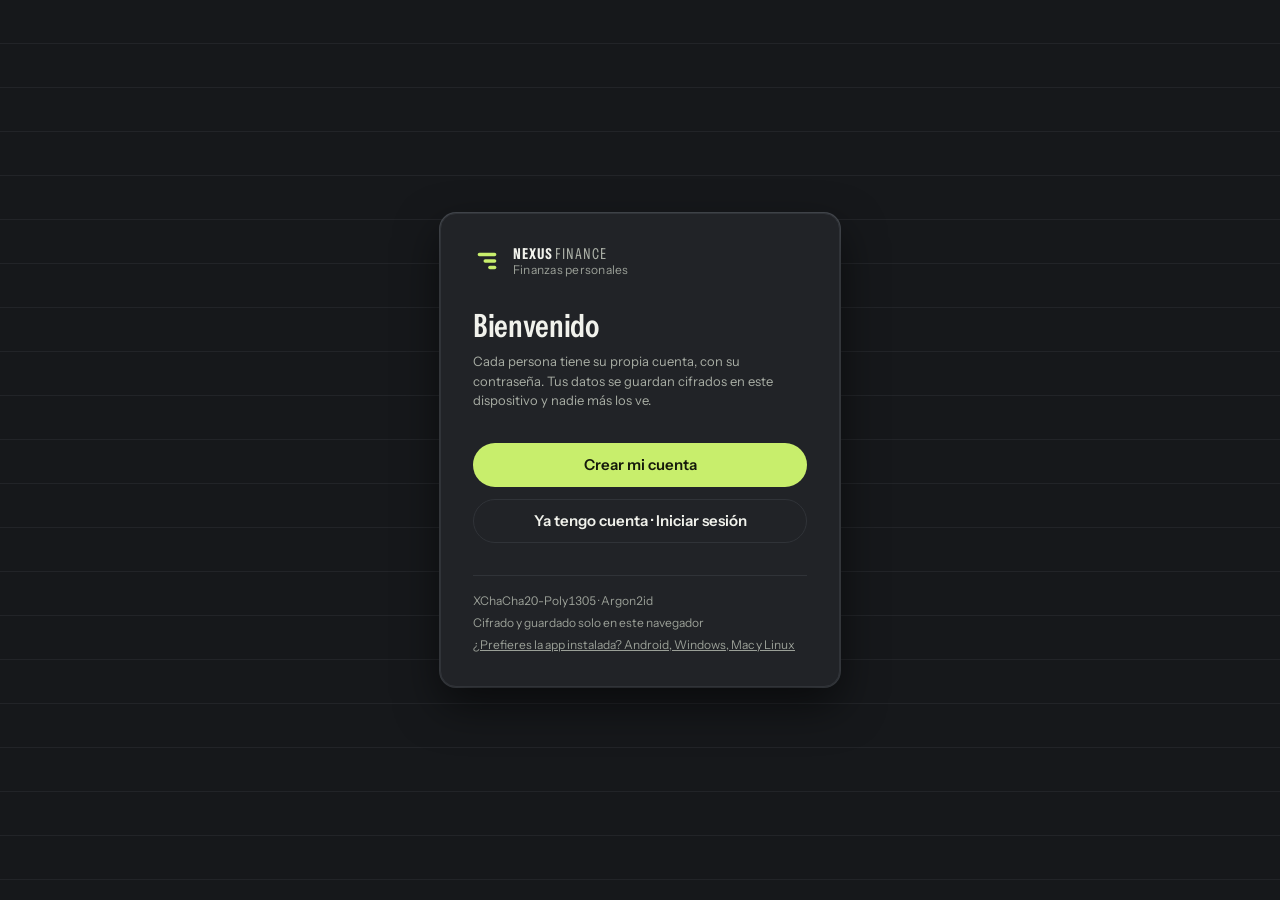
<file: index.html>
<!doctype html>
<html lang="es-ES">
  <head>
    <meta http-equiv="Content-Security-Policy" content="default-src &#39;self&#39;; script-src &#39;self&#39; &#39;wasm-unsafe-eval&#39;; style-src &#39;self&#39; &#39;unsafe-inline&#39;; img-src &#39;self&#39; data: blob:; font-src &#39;self&#39; data:; connect-src &#39;self&#39;; worker-src &#39;self&#39;; manifest-src &#39;self&#39;; base-uri &#39;none&#39;; form-action &#39;none&#39;; object-src &#39;none&#39;">

    <meta charset="UTF-8" />
    <meta name="viewport" content="width=device-width, initial-scale=1.0" />
    <meta name="color-scheme" content="dark light" />
    <title>NEXUS FINANCE</title>
    <script type="module" crossorigin src="./assets/index-CWbuQdJU.js"></script>
    <link rel="stylesheet" crossorigin href="./assets/index-CdrKjak3.css">
    <meta name="theme-color" content="#0c3a2e">
    <meta name="description" content="Finanzas personales privadas: tus datos cifrados solo en tu dispositivo.">
    <meta name="apple-mobile-web-app-capable" content="yes">
    <meta name="apple-mobile-web-app-title" content="NEXUS">
    <meta name="referrer" content="no-referrer">
    <link rel="manifest" href="./manifest.webmanifest">
    <link rel="icon" href="./icons/favicon-32.png" type="image/png">
    <link rel="apple-touch-icon" href="./icons/apple-touch-icon.png">
  </head>
  <body>
    <div id="root"></div>
  </body>
</html>
</file>
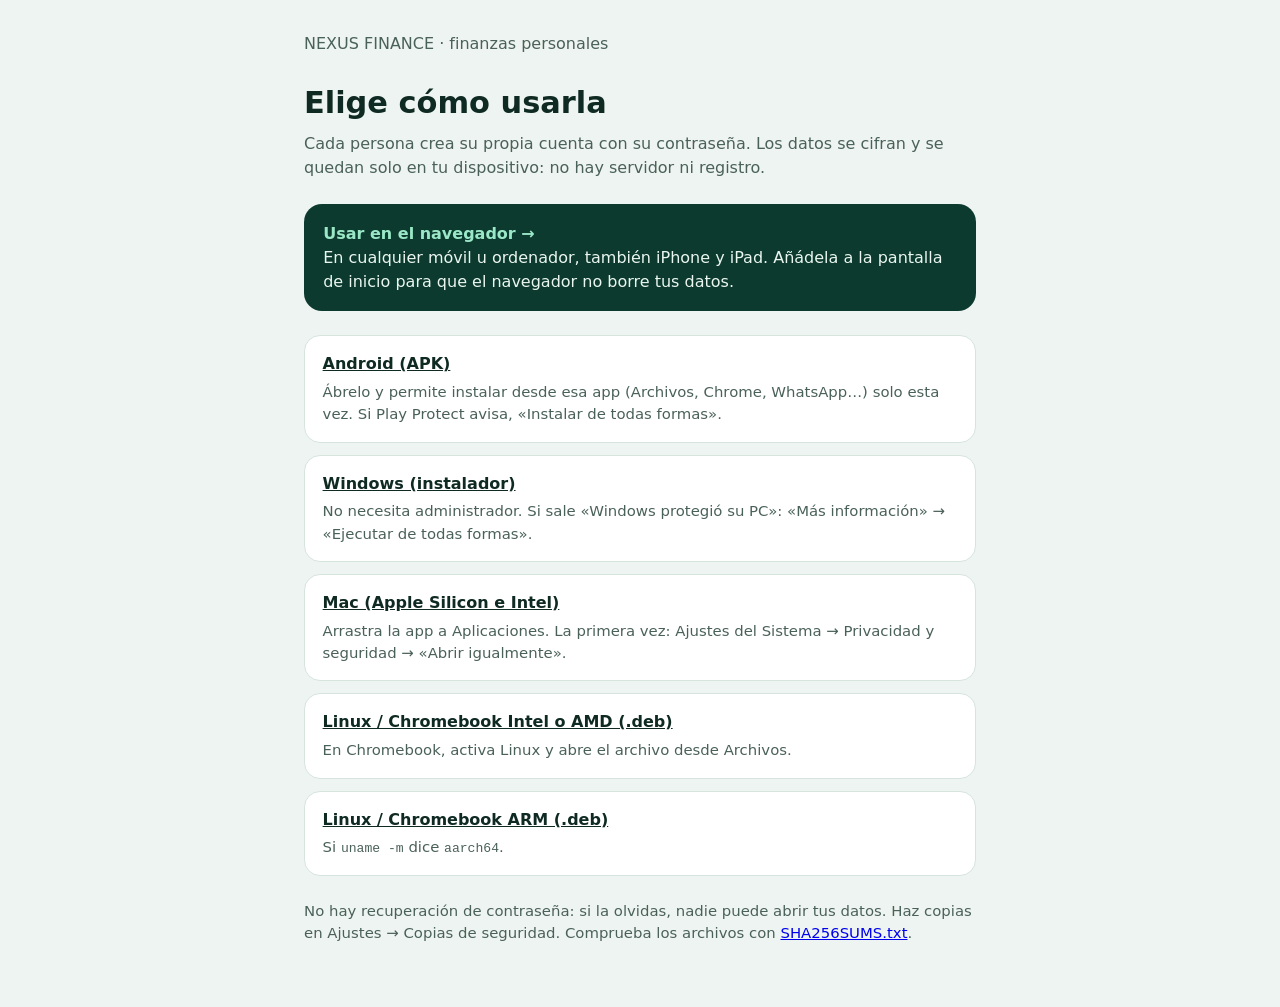
<file: descargas/index.html>
<!doctype html>
<html lang="es-ES">
  <head>
    <meta charset="UTF-8" />
    <meta http-equiv="Content-Security-Policy" content="default-src 'none'; style-src 'unsafe-inline'; img-src 'self'; base-uri 'none'; form-action 'none'" />
    <meta name="viewport" content="width=device-width, initial-scale=1.0" />
    <meta name="referrer" content="no-referrer" />
    <title>Descargar NEXUS FINANCE</title>
    <style>
      :root { --bg:#eef4f1; --card:#fff; --text:#0f2a22; --muted:#4a6159; --deep:#0c3a2e; --mint:#9be8c8; --border:#d6e4dd; }
      @media (prefers-color-scheme: dark) { :root { --bg:#08130f; --card:#0f1f19; --text:#e6f2ec; --muted:#9db5ab; --border:#1f362d; } }
      * { box-sizing: border-box; }
      body { margin:0; background:var(--bg); color:var(--text); font:16px/1.5 system-ui,-apple-system,"Segoe UI",Roboto,sans-serif; }
      main { max-width:44rem; margin:0 auto; padding:2rem 1rem 3rem; }
      h1 { font-size:1.9rem; margin:.2rem 0 .4rem; }
      .lead { color:var(--muted); margin:0 0 1.5rem; }
      .web { display:block; background:var(--deep); color:#eaf6f0; border-radius:18px; padding:1.1rem 1.2rem; text-decoration:none; margin-bottom:1.5rem; }
      .web strong { color:var(--mint); }
      ul { list-style:none; padding:0; margin:0; display:grid; gap:.75rem; }
      li { background:var(--card); border:1px solid var(--border); border-radius:16px; padding:1rem 1.1rem; }
      li a { font-weight:600; color:inherit; }
      li p { margin:.3rem 0 0; color:var(--muted); font-size:.93rem; }
      .note { margin-top:1.5rem; color:var(--muted); font-size:.93rem; }
      code { font-size:.88em; }
    </style>
  </head>
  <body>
    <main>
      <p class="lead">NEXUS FINANCE · finanzas personales</p>
      <h1>Elige cómo usarla</h1>
      <p class="lead">Cada persona crea su propia cuenta con su contraseña. Los datos se cifran y se quedan solo en tu dispositivo: no hay servidor ni registro.</p>

      <a class="web" href="../"><strong>Usar en el navegador →</strong><br />En cualquier móvil u ordenador, también iPhone y iPad. Añádela a la pantalla de inicio para que el navegador no borre tus datos.</a>

      <ul>
        <li><a href="../archivos/NEXUS-FINANCE-Android.apk">Android (APK)</a>
          <p>Ábrelo y permite instalar desde esa app (Archivos, Chrome, WhatsApp…) solo esta vez. Si Play Protect avisa, «Instalar de todas formas».</p></li>
        <li><a href="../archivos/NEXUS-FINANCE-Windows.exe">Windows (instalador)</a>
          <p>No necesita administrador. Si sale «Windows protegió su PC»: «Más información» → «Ejecutar de todas formas».</p></li>
        <li><a href="../archivos/NEXUS-FINANCE-Mac.dmg">Mac (Apple Silicon e Intel)</a>
          <p>Arrastra la app a Aplicaciones. La primera vez: Ajustes del Sistema → Privacidad y seguridad → «Abrir igualmente».</p></li>
        <li><a href="../archivos/NEXUS-FINANCE-Linux-amd64.deb">Linux / Chromebook Intel o AMD (.deb)</a>
          <p>En Chromebook, activa Linux y abre el archivo desde Archivos.</p></li>
        <li><a href="../archivos/NEXUS-FINANCE-Linux-arm64.deb">Linux / Chromebook ARM (.deb)</a>
          <p>Si <code>uname -m</code> dice <code>aarch64</code>.</p></li>
      </ul>

      <p class="note">No hay recuperación de contraseña: si la olvidas, nadie puede abrir tus datos. Haz copias en Ajustes → Copias de seguridad. Comprueba los archivos con <a href="../archivos/SHA256SUMS.txt">SHA256SUMS.txt</a>.</p>
    </main>
  </body>
</html>
</file>
<file: assets/index-CdrKjak3.css>
@font-face{font-family:Instrument Sans Variable;font-style:normal;font-display:swap;font-weight:400 700;font-stretch:75% 100%;src:url(./instrument-sans-latin-ext-wdth-normal-C5E2Gvlv.woff2)format("woff2-variations");unicode-range:U+100-2BA,U+2BD-2C5,U+2C7-2CC,U+2CE-2D7,U+2DD-2FF,U+304,U+308,U+329,U+1D00-1DBF,U+1E00-1E9F,U+1EF2-1EFF,U+2020,U+20A0-20AB,U+20AD-20C0,U+2113,U+2C60-2C7F,U+A720-A7FF}@font-face{font-family:Instrument Sans Variable;font-style:normal;font-display:swap;font-weight:400 700;font-stretch:75% 100%;src:url(./instrument-sans-latin-wdth-normal-BVScPF0l.woff2)format("woff2-variations");unicode-range:U+??,U+131,U+152-153,U+2BB-2BC,U+2C6,U+2DA,U+2DC,U+304,U+308,U+329,U+2000-206F,U+20AC,U+2122,U+2191,U+2193,U+2212,U+2215,U+FEFF,U+FFFD}:root,:root[data-theme=light]{--lightningcss-light:initial;--lightningcss-dark: ;color-scheme:light;--bg:#eef4f1;--bg-glow:#dff1e8;--surface-1:#fff;--surface-2:#f4f8f6;--surface-3:#e4ede8;--border:#dbe6e0;--border-strong:#b9cac1;--text:#0b231c;--text-muted:#4a5e56;--text-faint:#5b6d65;--accent:#0b6a50;--accent-hover:#095a44;--accent-strong:#0d4a3a;--accent-strong-hover:#0a3b2e;--accent-soft:#2fbf8a29;--on-accent:#fff;--deep:#0c3a2e;--deep-2:#124a3a;--on-deep:#eaf6f0;--on-deep-muted:#a9cdbf;--on-deep-line:#eaf6f024;--mint:#9be8c8;--mint-strong:#5fd3a6;--on-mint:#0b231c;--hero-glow:#9be8c838;--hero-glow-2:#5fd3a624;--glass:#ffffff12;--glass-strong:#ffffff1f;--pill-track:#0b231c0d;--pill-hover:#0b231c0f;--pill-active:#fff;--pill-active-shadow:0 1px 2px #0b231c1f;--positive:#0b7450;--positive-soft:#0b74501a;--negative:#bf3a45;--negative-soft:#bf3a4517;--warning:#8a5406;--warning-soft:#8a54061a;--projection:#6d4fd6;--projection-soft:#6d4fd61a;--chart-income:#22a876;--chart-expense:#9e2f39;--chart-line:var(--accent);--chart-grid:var(--border);--overlay:#0b231c61;--shadow-card:0 1px 2px #0b231c0a, 0 8px 24px #0b231c0d;--shadow-lift:0 2px 4px #0b231c0d, 0 16px 36px #0b231c17;--shadow-pop:0 16px 40px #0b231c29, 0 0 0 1px var(--border)}:root[data-theme=dark]{--lightningcss-light: ;--lightningcss-dark:initial;color-scheme:dark;--bg:#16181b;--bg-glow:#2a2d22;--surface-1:#212327;--surface-2:#292b30;--surface-3:#32353a;--border:#303338;--border-strong:#464a50;--text:#f1f2ec;--text-muted:#a8ada4;--text-faint:#9a9f97;--accent:#c8ee6c;--accent-hover:#d6f48d;--accent-strong:#c8ee6c;--accent-strong-hover:#d6f48d;--accent-soft:#c8ee6c21;--on-accent:#15190b;--deep:#1e2024;--deep-2:#2a2d31;--on-deep:#f1f2ec;--on-deep-muted:#a8ada4;--on-deep-line:#ffffff14;--mint:#c8ee6c;--mint-strong:#b3dd52;--on-mint:#15190b;--hero-glow:#c8ee6c1a;--hero-glow-2:#f3a77f17;--glass:#ffffff0b;--glass-strong:#ffffff1a;--pill-track:#ffffff0b;--pill-hover:#ffffff0f;--pill-active:#ffffff1f;--pill-active-shadow:inset 0 1px 0 #ffffff0f;--positive:#9fdc7c;--positive-soft:#9fdc7c21;--negative:#ff9182;--negative-soft:#ff918224;--warning:#f0c46c;--warning-soft:#f0c46c24;--projection:#b7a3ff;--projection-soft:#b7a3ff24;--chart-income:#9fdc7c;--chart-expense:#d8665d;--chart-line:#f3a77f;--chart-grid:#2c2f33;--overlay:#060708a8;--shadow-card:0 0 0 1px var(--border), inset 0 1px 0 #ffffff0a, 0 14px 34px #00000038;--shadow-lift:0 0 0 1px var(--border-strong), inset 0 1px 0 #ffffff0f, 0 18px 40px #0000005c;--shadow-pop:0 18px 44px #0000008c, 0 0 0 1px var(--border-strong)}:root{--font-ui:"Instrument Sans Variable", system-ui, sans-serif;--font-figures:var(--font-ui);--text-xs:.75rem;--text-sm:.8125rem;--text-md:.9375rem;--text-lg:1.125rem;--text-xl:1.5rem;--text-2xl:2rem;--text-hero:clamp(2.25rem, 1.6rem + 2.4vw, 3.5rem);--leading-tight:1.15;--leading-body:1.5;--space-1:.25rem;--space-2:.5rem;--space-3:.75rem;--space-4:1rem;--space-5:1.5rem;--space-6:2rem;--space-7:3rem;--space-8:4rem;--radius-sm:8px;--radius-md:12px;--radius-lg:16px;--radius-xl:22px;--radius-pill:999px;--sidebar-width:15.5rem;--content-max:76rem;--ease-out:cubic-bezier(.22, 1, .36, 1);--duration-fast:.12s;--duration-base:.2s;--duration-slow:.42s;--focus-ring:0 0 0 2px var(--bg), 0 0 0 4px var(--accent)}@media (prefers-reduced-motion:reduce){:root{--duration-fast:0s;--duration-base:0s;--duration-slow:0s}}*,:before,:after{box-sizing:border-box}html{-webkit-text-size-adjust:100%;-moz-text-size-adjust:100%;text-size-adjust:100%;background:var(--bg)}body{background:radial-gradient(60rem 36rem at 100% -10%, var(--bg-glow), transparent 70%), var(--bg);min-height:100vh;color:var(--text);font-family:var(--font-ui);font-size:var(--text-md);line-height:var(--leading-body);font-optical-sizing:auto;-webkit-font-smoothing:antialiased;-moz-osx-font-smoothing:grayscale;background-attachment:fixed;margin:0}h1,h2,h3,h4,p{margin:0}h1,h2,h3{line-height:var(--leading-tight);letter-spacing:-.01em;font-weight:600;font-stretch:82%}button,input,select,textarea{font:inherit;color:inherit}button{cursor:pointer}a{color:inherit}:focus-visible{box-shadow:var(--focus-ring);border-radius:var(--radius-sm);outline:none}::selection{background:var(--accent-soft)}.visually-hidden{clip:rect(0 0 0 0);white-space:nowrap;border:0;width:1px;height:1px;margin:-1px;padding:0;position:absolute;overflow:hidden}.figures{font-family:var(--font-figures);font-variant-numeric:tabular-nums}.card{background:var(--surface-1);border-radius:var(--radius-xl);box-shadow:var(--shadow-card)}@keyframes rise-in{0%{opacity:0;transform:translateY(8px)}}@keyframes grow-x{0%{transform:scaleX(0)}}@media (prefers-reduced-motion:reduce){*,:before,:after{transition-duration:.01ms!important;animation-duration:.01ms!important;animation-iteration-count:1!important}}._amount_1sylf_1{font-family:var(--font-figures);font-variant-numeric:tabular-nums;white-space:nowrap;letter-spacing:-.01em;align-items:baseline;line-height:1;display:inline-flex}._sign_1sylf_11{margin-right:.04em}._integer_1sylf_15{font-weight:500}._fraction_1sylf_21{opacity:.68;align-self:flex-start;margin-top:.1em;margin-left:.06em;font-size:.58em;font-weight:400}._currency_1sylf_30{font-family:var(--font-ui);opacity:.55;letter-spacing:0;margin-left:.28em;font-size:.58em;font-weight:500}._sm_1sylf_39{font-size:var(--text-sm)}._md_1sylf_42{font-size:var(--text-md)}._lg_1sylf_45{font-size:var(--text-xl)}._hero_1sylf_48{font-size:var(--text-hero);letter-spacing:-.025em;font-variant-numeric:proportional-nums}._hero_1sylf_48 ._integer_1sylf_15{font-weight:500}._sm_1sylf_39 ._fraction_1sylf_21,._md_1sylf_42 ._fraction_1sylf_21{align-self:baseline;margin-top:0;font-size:.82em}._neutral_1sylf_66{color:var(--text)}._positive_1sylf_69{color:var(--positive)}._negative_1sylf_72{color:var(--negative)}._projection_1sylf_75{color:var(--projection)}._button_10zt2_1{justify-content:center;align-items:center;gap:var(--space-2);border-radius:var(--radius-pill);white-space:nowrap;transition:background-color var(--duration-fast) var(--ease-out), border-color var(--duration-fast) var(--ease-out), box-shadow var(--duration-fast) var(--ease-out), transform var(--duration-fast) var(--ease-out);border:1px solid #0000;font-weight:600;display:inline-flex}._button_10zt2_1:active:not(:disabled){transform:translateY(1px)}._button_10zt2_1:disabled{cursor:not-allowed;opacity:.5}._md_10zt2_26{height:2.5rem;padding:0 var(--space-5);font-size:var(--text-sm)}._sm_10zt2_32{height:1.875rem;padding:0 var(--space-3);font-size:var(--text-xs)}._icon_10zt2_38{display:inline-flex}._icon_10zt2_38 svg{width:1.1em;height:1.1em}._primary_10zt2_47{background:var(--accent-strong);color:var(--on-accent)}._primary_10zt2_47:hover:not(:disabled){background:var(--accent-strong-hover);transform:translateY(-1px);box-shadow:0 6px 16px #0d4a3a38}._secondary_10zt2_57{background:var(--surface-1);border-color:var(--border)}._secondary_10zt2_57:hover:not(:disabled){border-color:var(--border-strong);background:var(--surface-3)}._ghost_10zt2_66{color:var(--text-muted);background:0 0}._ghost_10zt2_66:hover:not(:disabled){background:var(--surface-2);color:var(--text)}._danger_10zt2_75{background:var(--negative-soft);color:var(--negative)}._danger_10zt2_75:hover:not(:disabled){border-color:var(--negative)}._empty_1ujv4_1{justify-items:start;gap:var(--space-3);max-width:34rem;padding:var(--space-7) 0;display:grid}._icon_1ujv4_9{border:1px solid var(--border);border-radius:var(--radius-md);background:var(--surface-1);width:2.75rem;height:2.75rem;color:var(--accent);place-items:center;display:grid}._icon_1ujv4_9 svg{width:1.25rem;height:1.25rem}._title_1ujv4_25{font-size:var(--text-xl)}._description_1ujv4_29{color:var(--text-muted)}._action_1ujv4_33{margin-top:var(--space-2)}._footnote_1ujv4_37{margin-top:var(--space-4);padding-top:var(--space-3);border-top:1px solid var(--border);color:var(--text-faint);font-size:var(--text-sm)}._empty_1ujv4_1{max-width:40rem;padding:var(--space-6);border-radius:var(--radius-xl);background:var(--surface-1);box-shadow:var(--shadow-card)}._header_kzox3_1{justify-content:space-between;align-items:flex-end;gap:var(--space-4);margin-bottom:var(--space-6);flex-wrap:wrap;display:flex}._text_kzox3_10{gap:var(--space-2);min-width:0;display:grid}._eyebrow_kzox3_16{color:var(--text-faint);font-size:var(--text-xs);letter-spacing:.08em;text-transform:uppercase;font-weight:600}._title_kzox3_24{letter-spacing:-.02em;font-size:clamp(1.75rem,1.4rem + 1.2vw,2.4rem);font-weight:650;font-stretch:78%}._description_kzox3_31{max-width:60ch;color:var(--text-muted)}._actions_kzox3_36{gap:var(--space-2);flex-wrap:wrap;display:flex}._tag_fbw80_1{height:1.375rem;padding:0 var(--space-2);font-size:var(--text-xs);letter-spacing:.01em;white-space:nowrap;border-radius:999px;align-items:center;font-weight:550;display:inline-flex}._neutral_fbw80_13{background:var(--surface-3);color:var(--text-muted)}._accent_fbw80_17{background:var(--accent-soft);color:var(--accent)}._positive_fbw80_21{background:var(--positive-soft);color:var(--positive)}._negative_fbw80_25{background:var(--negative-soft);color:var(--negative)}._warning_fbw80_29{background:var(--warning-soft);color:var(--warning)}._projection_fbw80_34{background:var(--projection-soft);color:var(--projection);outline-offset:-1px;outline:1px dashed}._field_1e7dj_1{gap:var(--space-2);display:grid}._label_1e7dj_6{font-size:var(--text-sm);font-weight:600}._description_1e7dj_11{color:var(--text-faint);font-size:var(--text-xs)}._error_1e7dj_16{color:var(--negative);font-size:var(--text-sm)}._inputWrap_1e7dj_21{position:relative}._input_1e7dj_21{width:100%;height:2.75rem;padding:0 var(--space-3);border:1px solid var(--border);border-radius:var(--radius-md);background:var(--surface-2);font-size:var(--text-md);transition:border-color var(--duration-fast) var(--ease-out), background-color var(--duration-fast) var(--ease-out)}._input_1e7dj_21:hover{border-color:var(--border-strong)}._input_1e7dj_21:focus-visible{border-color:var(--accent);background:var(--surface-1);box-shadow:0 0 0 3px var(--accent-soft)}._input_1e7dj_21[aria-invalid=true]{border-color:var(--negative)}._withAction_1e7dj_52{padding-right:2.75rem}._inputAction_1e7dj_56{top:50%;right:var(--space-1);border-radius:var(--radius-sm);width:2.25rem;height:2.25rem;color:var(--text-muted);background:0 0;border:0;place-items:center;display:grid;position:absolute;transform:translateY(-50%)}._inputAction_1e7dj_56:hover{color:var(--text)}._inputAction_1e7dj_56 svg{width:1.1rem;height:1.1rem}._select_1e7dj_80{appearance:none;background-image:linear-gradient(45deg, transparent 50%, var(--text-muted) 50%), linear-gradient(135deg, var(--text-muted) 50%, transparent 50%);background-position:calc(100% - 1.1rem) 52%,calc(100% - .8rem) 52%;background-repeat:no-repeat;background-size:.3rem .3rem;padding-right:2.25rem}._checkbox_1e7dj_92{align-items:start;gap:var(--space-3);font-size:var(--text-sm);color:var(--text-muted);grid-template-columns:auto 1fr;display:grid}._checkbox_1e7dj_92 label{cursor:pointer}._checkboxInput_1e7dj_105{width:1.05rem;height:1.05rem;accent-color:var(--accent);cursor:pointer;margin:.15rem 0 0}._withSuffix_1e7dj_113{padding-right:9rem}._suffix_1e7dj_117{top:50%;right:var(--space-3);max-width:8.5rem;color:var(--text-faint);font-family:var(--font-figures);font-size:var(--text-xs);text-overflow:ellipsis;white-space:nowrap;pointer-events:none;position:absolute;overflow:hidden;transform:translateY(-50%)}._select_1e7dj_80[aria-invalid=true]{border-color:var(--negative)}._notice_1ebhx_1{gap:var(--space-1);padding:var(--space-3) var(--space-4);border:1px solid var(--border);border-radius:var(--radius-sm);background:var(--surface-1);font-size:var(--text-sm);border-left-width:3px;display:grid}._title_1ebhx_12{font-weight:600}._body_1ebhx_16{color:var(--text-muted)}._info_1ebhx_20{border-left-color:var(--accent)}._warning_1ebhx_24{border-left-color:var(--warning)}._negative_1ebhx_28{border-left-color:var(--negative)}._notice_1ebhx_1{border-radius:var(--radius-md)}._dialog_nz1w2_1{width:min(calc(100vw - 2rem), var(--dialog-width));border-radius:var(--radius-xl);background:var(--surface-1);max-height:min(100vh - 2rem,52rem);color:var(--text);box-shadow:var(--shadow-pop);border:0;padding:0}._dialog_nz1w2_1::backdrop{background:var(--overlay);-webkit-backdrop-filter:blur(3px);backdrop-filter:blur(3px)}._dialog_nz1w2_1[open]{animation:_enter_nz1w2_1 var(--duration-base) var(--ease-out);flex-direction:column;display:flex}@keyframes _enter_nz1w2_1{0%{opacity:0;transform:translateY(6px)scale(.99)}}._sm_nz1w2_33{--dialog-width:26rem}._md_nz1w2_37{--dialog-width:38rem}._panel_nz1w2_41{flex-direction:column;flex:auto;min-height:0;display:flex}._header_nz1w2_48{justify-content:space-between;align-items:center;gap:var(--space-3);padding:var(--space-4) var(--space-5);border-bottom:1px solid var(--border);display:flex}._title_nz1w2_57{font-size:var(--text-lg)}._close_nz1w2_61{border-radius:var(--radius-sm);width:2rem;height:2rem;color:var(--text-muted);background:0 0;border:0;place-items:center;display:grid}._close_nz1w2_61:hover{background:var(--surface-2);color:var(--text)}._close_nz1w2_61 svg{width:1.1rem;height:1.1rem}._body_nz1w2_82{min-height:0;padding:var(--space-5);flex:auto;overflow-y:auto}._footer_nz1w2_89{justify-content:flex-end;gap:var(--space-2);padding:var(--space-4) var(--space-5);border-top:1px solid var(--border);flex-wrap:wrap;display:flex}._group_lkz9y_1{border:0;min-width:0;margin:0;padding:0}._legend_lkz9y_8{margin-bottom:var(--space-2);font-size:var(--text-sm);padding:0;font-weight:600}._options_lkz9y_15{border:1px solid var(--border);border-radius:var(--radius-pill);background:var(--surface-2);flex-wrap:wrap;gap:2px;padding:3px;display:flex}._option_lkz9y_15{flex:auto;position:relative}._option_lkz9y_15 input{opacity:0;pointer-events:none;position:absolute}._option_lkz9y_15 span{padding:var(--space-2) var(--space-3);border-radius:var(--radius-pill);color:var(--text-muted);font-size:var(--text-sm);text-align:center;white-space:nowrap;cursor:pointer;transition:background-color var(--duration-fast) var(--ease-out), color var(--duration-fast) var(--ease-out);font-weight:550;display:block}._option_lkz9y_15 span:hover{color:var(--text)}._option_lkz9y_15 input:checked+span{background:var(--accent-strong);color:var(--on-accent);box-shadow:0 2px 8px #0d4a3a2e}._option_lkz9y_15 input:focus-visible+span{box-shadow:var(--focus-ring)}._amount_1rfyh_1{font-family:var(--font-figures);font-variant-numeric:tabular-nums}._dateField_1rfyh_6{gap:var(--space-1);display:grid}._shortcuts_1rfyh_11{gap:var(--space-1);margin-left:calc(var(--space-3) * -1);display:flex}._message_10d7q_1{color:var(--text-muted)}._meter_ajj37_1{background:color-mix(in srgb, var(--tone) 16%, transparent);border-radius:3px;height:6px;display:block;position:relative;overflow:hidden}._fill_ajj37_10{background:var(--tone);min-width:0;height:100%;transition:width var(--duration-base) var(--ease-out);border-radius:3px;display:block}._accent_ajj37_19{--tone:var(--accent)}._positive_ajj37_22{--tone:var(--positive)}._warning_ajj37_25{--tone:var(--warning)}._negative_ajj37_28{--tone:var(--negative)}._projection_ajj37_31{--tone:var(--projection)}._fill_ajj37_10{transform-origin:0;animation:_grow-x_ajj37_1 var(--duration-slow) var(--ease-out) both}._form_1u8hd_1{gap:var(--space-5);display:grid}._row_1u8hd_6{gap:var(--space-4);grid-template-columns:repeat(auto-fit,minmax(14rem,1fr));align-items:start;display:grid}._help_1u8hd_13{color:var(--text-muted);font-size:var(--text-sm)}._actions_1u8hd_18{justify-content:flex-end;gap:var(--space-2);padding-top:var(--space-2);display:flex}._notice_3zadw_1{margin-bottom:var(--space-4)}._tableWrap_3zadw_5{overflow-x:auto}._table_3zadw_5{border-collapse:collapse;width:100%;font-size:var(--text-sm)}._table_3zadw_5 th{padding:var(--space-2) var(--space-3);border-bottom:1px solid var(--border);color:var(--text-faint);font-size:var(--text-xs);letter-spacing:.06em;text-align:left;text-transform:uppercase;font-weight:600}._table_3zadw_5 td{padding:var(--space-3);border-bottom:1px solid var(--border);vertical-align:middle}._table_3zadw_5 tfoot th,._table_3zadw_5 tfoot td{padding-top:var(--space-4);border-bottom:0}._table_3zadw_5 tfoot th{color:var(--text-muted)}._name_3zadw_42{font-weight:600;font-size:var(--text-md)}._meta_3zadw_47{align-items:center;gap:var(--space-2);color:var(--text-muted);font-size:var(--text-xs);display:flex}._muted_3zadw_55{color:var(--text-muted)}._num_3zadw_59{white-space:nowrap;text-align:right!important}._cleared_3zadw_64{margin-top:var(--space-1);color:var(--text-faint);font-size:var(--text-xs)}._actions_3zadw_70{white-space:nowrap;text-align:right;width:1%}._actions_3zadw_70 button{min-width:1.875rem;padding:0 var(--space-2)}._actionSlot_3zadw_81{vertical-align:middle;width:1.875rem;display:inline-block}._archived_3zadw_87{margin-top:var(--space-6)}._archived_3zadw_87 summary{margin-bottom:var(--space-3);color:var(--text-muted);font-size:var(--text-sm);cursor:pointer;font-weight:600}@media (max-width:640px){._hideSm_3zadw_100{display:none}._table_3zadw_5 th,._table_3zadw_5 td{padding-inline:var(--space-2)}._cleared_3zadw_64{white-space:normal}._actions_3zadw_70 button{padding:0 var(--space-1)}._actionSlot_3zadw_81{display:none}}._tableWrap_3zadw_5{padding:var(--space-2) var(--space-5);border-radius:var(--radius-xl);background:var(--surface-1);box-shadow:var(--shadow-card)}._summary_1ijpx_3{gap:var(--space-3) var(--space-7);margin:0 0 var(--space-6);flex-wrap:wrap;display:flex}._summary_1ijpx_3 dt{color:var(--text-faint);font-size:var(--text-xs);letter-spacing:.06em;text-transform:uppercase;font-weight:600}._summary_1ijpx_3 dd{margin:var(--space-1) 0 0}._section_1ijpx_22{margin-bottom:var(--space-7)}._sectionTitle_1ijpx_26{margin-bottom:var(--space-2);color:var(--text-faint);font-family:var(--font-ui);font-size:var(--text-xs);letter-spacing:.08em;text-transform:uppercase;font-weight:600;font-stretch:100%}._items_1ijpx_37{column-gap:var(--space-5);border-top:1px solid var(--border);grid-template-columns:minmax(0,1.4fr) minmax(8rem,1fr) auto auto;margin:0;padding:0;list-style:none;display:grid}._item_1ijpx_37{grid-column:1/-1;grid-template-columns:subgrid;align-items:center;row-gap:var(--space-3);padding:var(--space-4) var(--space-2);border-bottom:1px solid var(--border);display:grid}._main_1ijpx_60{gap:2px;min-width:0;display:grid}._title_1ijpx_66{align-items:center;gap:var(--space-2);flex-wrap:wrap;font-weight:600;display:flex}._meta_1ijpx_74{color:var(--text-muted);font-size:var(--text-xs)}._progress_1ijpx_79{gap:var(--space-1);display:grid}._progressLabel_1ijpx_84{color:var(--text-faint);font-size:var(--text-xs)}._figure_1ijpx_89{text-align:right;justify-items:end;gap:2px;display:grid}._figureLabel_1ijpx_96{color:var(--text-faint);font-size:var(--text-xs)}._actions_1ijpx_101{justify-content:flex-end;gap:var(--space-1);flex-wrap:wrap;display:flex}._history_1ijpx_108{font-size:var(--text-xs);grid-column:1/-1}._history_1ijpx_108 summary{color:var(--text-faint);cursor:pointer}._historyList_1ijpx_118{gap:var(--space-1);margin:var(--space-2) 0 0;padding:0;list-style:none;display:grid}._historyList_1ijpx_118 li{gap:var(--space-3);color:var(--text-muted);grid-template-columns:6rem minmax(0,1fr) auto;display:grid}._simulation_1ijpx_133{align-items:baseline;gap:var(--space-2);color:var(--projection);font-size:var(--text-xs);flex-wrap:wrap;display:inline-flex}._form_1ijpx_142{gap:var(--space-4);display:grid}._row_1ijpx_147{gap:var(--space-4);grid-template-columns:repeat(auto-fit,minmax(14rem,1fr));align-items:start;display:grid}._formActions_1ijpx_154{justify-content:flex-end;gap:var(--space-2);padding-top:var(--space-2);flex-wrap:wrap;display:flex}._help_1ijpx_162{color:var(--text-faint);font-size:var(--text-xs)}._notice_1ijpx_167{margin-bottom:var(--space-4)}._archived_1ijpx_171{margin-top:var(--space-5)}._archived_1ijpx_171 summary{margin-bottom:var(--space-3);color:var(--text-muted);font-size:var(--text-sm);cursor:pointer;font-weight:600}@media (max-width:760px){._items_1ijpx_37{grid-template-columns:minmax(0,1fr) auto}._item_1ijpx_37>div:empty{display:none}._progress_1ijpx_79{grid-area:2/1/auto/-1}._actions_1ijpx_101{grid-column:1/-1;justify-content:flex-start}}._summary_1ijpx_3{gap:var(--space-3) var(--space-7);padding:var(--space-5) var(--space-6);border-radius:var(--radius-xl);background:var(--surface-1);box-shadow:var(--shadow-card)}._items_1ijpx_37{padding:var(--space-1) var(--space-5);border-radius:var(--radius-xl);background:var(--surface-1);box-shadow:var(--shadow-card)}._item_1ijpx_37:last-child{border-bottom:0}._archived_1ijpx_171 ._items_1ijpx_37{margin-top:var(--space-3)}._toolbar_5cpoz_1{max-width:14rem;margin-bottom:var(--space-5)}._emptyActions_5cpoz_6{gap:var(--space-2);display:flex}._kpis_5cpoz_11{margin:0 0 var(--space-3);border-top:1px solid var(--border);border-left:1px solid var(--border);grid-template-columns:repeat(4,minmax(0,1fr));gap:0;display:grid}._kpi_5cpoz_11,._kpiStrong_5cpoz_22{align-content:start;gap:var(--space-1);padding:var(--space-4);border-right:1px solid var(--border);border-bottom:1px solid var(--border);display:grid}._kpiStrong_5cpoz_22{background:var(--accent-soft)}._kpi_5cpoz_11 dt,._kpiStrong_5cpoz_22 dt{color:var(--text-faint);font-size:var(--text-xs);letter-spacing:.06em;text-transform:uppercase;font-weight:600}._kpi_5cpoz_11 dd,._kpiStrong_5cpoz_22 dd{margin:0}._kpiNote_5cpoz_49{color:var(--text-faint);font-size:var(--text-xs)}._pending_5cpoz_54{align-items:baseline;gap:var(--space-2);margin-bottom:var(--space-4);color:var(--text-muted);font-size:var(--text-sm);display:flex}._formulas_5cpoz_63{margin:var(--space-4) 0 var(--space-6);font-size:var(--text-sm)}._formulas_5cpoz_63 summary{color:var(--accent);cursor:pointer;font-weight:550}._formulas_5cpoz_63 ul{gap:var(--space-2);margin:var(--space-3) 0 0;padding-left:var(--space-5);color:var(--text-muted);display:grid}._tableWrap_5cpoz_82{overflow-x:auto}._table_5cpoz_82{border-collapse:collapse;width:100%;font-size:var(--text-sm)}._table_5cpoz_82 th,._table_5cpoz_82 td{padding:var(--space-2) var(--space-3);border-bottom:1px solid var(--border);text-align:right;white-space:nowrap}._table_5cpoz_82 th:first-child{text-align:left}._table_5cpoz_82 tr[data-empty] th,._table_5cpoz_82 tr[data-empty] td>*{color:var(--text-faint);font-weight:400}._table_5cpoz_82 thead th{color:var(--text-faint);font-size:var(--text-xs);font-weight:600}@media (max-width:760px){._kpis_5cpoz_11{grid-template-columns:repeat(2,minmax(0,1fr))}}._kpis_5cpoz_11{gap:var(--space-3);border:0}._kpi_5cpoz_11,._kpiStrong_5cpoz_22{border-radius:var(--radius-lg);background:var(--surface-1);box-shadow:var(--shadow-card);border:0}._tableWrap_5cpoz_82{padding:var(--space-2) var(--space-4);border-radius:var(--radius-xl);background:var(--surface-1);box-shadow:var(--shadow-card)}._toolbar_3t9m9_1{align-items:center;gap:var(--space-2);margin-bottom:var(--space-4);flex-wrap:wrap;display:flex}._month_3t9m9_9{min-width:12rem;font-size:var(--text-lg);text-align:center}._legend_3t9m9_15{align-items:center;gap:var(--space-2);color:var(--text-muted);font-size:var(--text-xs);margin-left:auto;display:inline-flex}._legendExpected_3t9m9_24,._legendOverdue_3t9m9_25{outline:1px dashed var(--projection);outline-offset:-1px;background:var(--projection-soft);border-radius:3px;width:14px;height:10px}._legendOverdue_3t9m9_25{margin-left:var(--space-3);outline-color:var(--warning);background:var(--warning-soft)}._legendRecorded_3t9m9_40{margin-left:var(--space-3)}._grid_3t9m9_44{border-top:1px solid var(--border);border-left:1px solid var(--border);grid-template-columns:repeat(7,minmax(0,1fr));display:grid}._weekday_3t9m9_51{padding:var(--space-2);border-right:1px solid var(--border);border-bottom:1px solid var(--border);color:var(--text-faint);font-size:var(--text-xs);letter-spacing:.06em;text-transform:uppercase;font-weight:600}._day_3t9m9_62{gap:var(--space-1);min-height:6.5rem;padding:var(--space-2);border-right:1px solid var(--border);border-bottom:1px solid var(--border);flex-direction:column;display:flex;position:relative}._day_3t9m9_62[data-outside]{background:var(--surface-1);opacity:.55}._dayNumber_3t9m9_78{color:var(--text-muted);font-family:var(--font-figures);font-size:var(--text-xs)}._day_3t9m9_62[data-today] ._dayNumber_3t9m9_78{background:var(--accent-strong);width:1.5rem;height:1.5rem;color:var(--on-accent);border-radius:50%;place-items:center;display:inline-grid}._chips_3t9m9_94{gap:2px;margin:0;padding:0;list-style:none;display:grid}._chip_3t9m9_94{padding:1px var(--space-1);outline:1px dashed var(--projection);outline-offset:-1px;background:var(--projection-soft);color:var(--text);text-overflow:ellipsis;white-space:nowrap;border-radius:3px;font-size:.6875rem;overflow:hidden}._chip_3t9m9_94[data-overdue]{outline-color:var(--warning);background:var(--warning-soft)}._more_3t9m9_120{color:var(--text-faint);font-size:.6875rem}._dot_3t9m9_125{display:none}._recorded_3t9m9_129{text-align:right;margin-top:auto}._count_3t9m9_134{color:var(--text-faint);font-size:var(--text-xs)}._agenda_3t9m9_139{margin-top:var(--space-6)}._agendaTitle_3t9m9_143{margin-bottom:var(--space-3);color:var(--text-faint);font-family:var(--font-ui);font-size:var(--text-xs);letter-spacing:.08em;text-transform:uppercase;font-weight:600;font-stretch:100%}._agendaList_3t9m9_154{border-top:1px solid var(--border);margin:0;padding:0;list-style:none}._agendaList_3t9m9_154 li{align-items:center;gap:var(--space-3);padding:var(--space-2) 0;border-bottom:1px solid var(--border);font-size:var(--text-sm);grid-template-columns:6.5rem minmax(0,1fr) auto 9rem;display:grid}._agendaList_3t9m9_154 li>span:last-child{text-align:right}._agendaTitleCell_3t9m9_175{align-items:center;gap:var(--space-2);flex-wrap:wrap;display:flex}._empty_3t9m9_182{color:var(--text-faint);font-size:var(--text-sm)}@media (max-width:760px){._day_3t9m9_62{min-height:3.25rem;padding:var(--space-1)}._chips_3t9m9_94,._recorded_3t9m9_129{display:none}._dot_3t9m9_125{background:var(--projection);border-radius:50%;width:6px;height:6px;margin:auto auto 0;display:block}._dot_3t9m9_125[data-overdue]{background:var(--warning)}._legendRecorded_3t9m9_40{display:none}._legend_3t9m9_15{margin-left:0}._agendaList_3t9m9_154 li{grid-template-columns:5.5rem minmax(0,1fr) auto}._agendaList_3t9m9_154 li>span:last-child{text-align:left;grid-column:1/-1}}._grid_3t9m9_44{border-radius:var(--radius-xl);background:var(--surface-1);box-shadow:var(--shadow-card);border:0;overflow:hidden}._form_77amv_1{gap:var(--space-4);display:grid}._row_77amv_6{gap:var(--space-4);grid-template-columns:repeat(auto-fit,minmax(14rem,1fr));align-items:start;display:grid}._help_77amv_13{margin-top:calc(var(--space-2) * -1);color:var(--text-faint);font-size:var(--text-xs)}._duplicateActions_77amv_19{gap:var(--space-2);margin-top:var(--space-2);display:flex}._actions_77amv_25{justify-content:flex-end;gap:var(--space-2);padding-top:var(--space-2);flex-wrap:wrap;display:flex}._delete_77amv_33{margin-right:auto}._figure_8xeo1_1{margin:0;position:relative}._svg_8xeo1_6{display:block;overflow:visible}._grid_8xeo1_11{stroke:var(--chart-grid);stroke-width:1px;shape-rendering:crispedges}._baseline_8xeo1_17{stroke:var(--border-strong);stroke-width:1px;shape-rendering:crispedges}._tick_8xeo1_23{fill:var(--text-faint);font-family:var(--font-figures);font-size:11px}._axisLabel_8xeo1_29{fill:var(--text-muted);font-family:var(--font-ui);font-size:11px}._income_8xeo1_35{fill:var(--chart-income)}._expense_8xeo1_39{fill:var(--chart-expense)}._line_8xeo1_43{fill:none;stroke:var(--chart-line);stroke-width:2px;stroke-linejoin:round;stroke-linecap:round}._area_8xeo1_51{fill:var(--chart-line);opacity:.1}._dot_8xeo1_56{fill:var(--chart-line);stroke:var(--surface-1);stroke-width:2px}._crosshair_8xeo1_62{stroke:var(--border-strong);stroke-width:1px}._hit_8xeo1_67{fill:#0000;cursor:crosshair}._bandHover_8xeo1_72{fill:var(--surface-3);opacity:.6}._endLabel_8xeo1_77{fill:var(--text);font-family:var(--font-figures);font-size:12px;font-weight:500}._tooltip_8xeo1_84{z-index:2;min-width:10rem;padding:var(--space-2) var(--space-3);border:1px solid var(--border);border-radius:var(--radius-sm);background:var(--surface-1);box-shadow:var(--shadow-pop);font-size:var(--text-xs);pointer-events:none;gap:2px;display:grid;position:absolute;transform:translate(-50%,calc(-100% - 10px))}._tooltipTitle_8xeo1_100{color:var(--text-muted);font-weight:600}._tooltipRow_8xeo1_105{justify-content:space-between;align-items:center;gap:var(--space-3);display:flex}._key_8xeo1_112{align-items:center;gap:var(--space-2);color:var(--text-muted);display:inline-flex}._swatch_8xeo1_119{border-radius:2px;width:10px;height:10px}._swatchIncome_8xeo1_125{background:var(--chart-income)}._swatchExpense_8xeo1_129{background:var(--chart-expense)}._legend_8xeo1_133{gap:var(--space-4);margin-bottom:var(--space-3);font-size:var(--text-xs);display:flex}._tableToggle_8xeo1_140{margin-top:var(--space-3);font-size:var(--text-xs)}._tableToggle_8xeo1_140 summary{color:var(--text-faint);cursor:pointer}._dataTable_8xeo1_150{width:100%;margin-top:var(--space-2);border-collapse:collapse}._dataTable_8xeo1_150 th,._dataTable_8xeo1_150 td{padding:var(--space-1) var(--space-2);border-bottom:1px solid var(--border);text-align:right}._dataTable_8xeo1_150 th:first-child,._dataTable_8xeo1_150 td:first-child{text-align:left}._dataTable_8xeo1_150 th{color:var(--text-faint);font-weight:600}._projectedLine_8xeo1_173{fill:none;stroke:var(--projection);stroke-width:2px;stroke-dasharray:5 4;stroke-linecap:round}._todayRule_8xeo1_181{stroke:var(--border-strong);stroke-width:1px}._lineKey_8xeo1_186,._lineKeyProjected_8xeo1_187{border-top:2px solid var(--chart-line);width:16px;height:0}._lineKeyProjected_8xeo1_187{border-top:2px dashed var(--projection)}._list_k2tr2_1{gap:var(--space-3);margin:0;padding:0;list-style:none;display:grid}._row_k2tr2_9{align-items:center;gap:var(--space-3);font-size:var(--text-sm);grid-template-columns:minmax(7rem,10rem) minmax(0,1fr) auto;display:grid}._label_k2tr2_17{color:var(--text-muted);text-overflow:ellipsis;white-space:nowrap;overflow:hidden}._track_k2tr2_24{height:10px}._bar_k2tr2_28{background:var(--chart-expense);border-radius:0 4px 4px 0;min-width:2px;height:100%;display:block}._value_k2tr2_36{justify-content:flex-end;align-items:baseline;gap:var(--space-2);min-width:8.5rem;display:inline-flex}._share_k2tr2_44{min-width:2.75rem;color:var(--text-faint);font-family:var(--font-figures);font-size:var(--text-xs);text-align:right}._empty_k2tr2_52{color:var(--text-faint);font-size:var(--text-sm)}._bar_k2tr2_28{transform-origin:0;animation:_grow-x_k2tr2_1 var(--duration-slow) var(--ease-out) both}._welcome_1s1nk_1{margin-block-end:var(--space-4)}._actions_1s1nk_5{gap:var(--space-2);flex-wrap:wrap;margin-block-start:var(--space-3);display:flex}._page_81w7k_1{gap:var(--space-6);max-width:46rem;display:grid}._quick_81w7k_7{gap:var(--space-3);grid-template-columns:repeat(2,minmax(0,1fr));display:grid}._big_81w7k_13{min-height:3.75rem;font-size:var(--text-md);box-shadow:var(--shadow-card)}._hint_81w7k_19{margin:calc(var(--space-3) * -1) 0 0;color:var(--text-muted);font-size:var(--text-sm)}._section_81w7k_25{padding:var(--space-5) var(--space-5) var(--space-6);border-radius:var(--radius-xl);background:var(--surface-1);box-shadow:var(--shadow-card);animation:_rise-in_81w7k_1 var(--duration-slow) var(--ease-out) both}._head_81w7k_33{justify-content:space-between;align-items:baseline;gap:var(--space-4);margin-bottom:var(--space-3);display:flex}._label_81w7k_41{color:var(--text-faint);font-family:var(--font-ui);font-size:var(--text-xs);letter-spacing:.08em;text-transform:uppercase;margin:0;font-weight:600;font-stretch:100%}._more_81w7k_52{color:var(--accent);font-size:var(--text-sm);font-weight:550;text-decoration:none}._more_81w7k_52:hover{text-decoration:underline}._figures_81w7k_63{gap:var(--space-4);grid-template-columns:repeat(auto-fit,minmax(9rem,1fr));margin:0;display:grid}._figures_81w7k_63 dt{color:var(--text-muted);font-size:var(--text-sm)}._figures_81w7k_63 dd{margin:var(--space-1) 0 0}._note_81w7k_79{margin:var(--space-3) 0 0;color:var(--text-muted);font-size:var(--text-sm)}._list_81w7k_85{margin:var(--space-4) 0 0;padding:0;list-style:none;display:grid}._list_81w7k_85 li{align-items:baseline;gap:var(--space-3);padding:var(--space-2) 0;font-size:var(--text-sm);grid-template-columns:3rem minmax(0,1fr) auto;display:grid}._debts_81w7k_101 li{grid-template-columns:minmax(0,1fr) auto}._date_81w7k_105{color:var(--text-faint);font-family:var(--font-figures);font-size:var(--text-xs)}._text_81w7k_111{text-overflow:ellipsis;white-space:nowrap;min-width:0;overflow:hidden}._heroCard_lixrh_1{--text:var(--on-deep);--text-muted:var(--on-deep-muted);--text-faint:var(--on-deep-muted);--positive:var(--mint);--negative:#ffadb2;--border:var(--on-deep-line);gap:var(--space-5);margin-bottom:var(--space-5);padding:var(--space-6);border-radius:var(--radius-xl);background:radial-gradient(30rem 20rem at 100% 0%, var(--hero-glow), transparent 70%), radial-gradient(22rem 16rem at 0% 100%, var(--hero-glow-2), transparent 70%), linear-gradient(135deg, var(--deep-2), var(--deep));color:var(--text);box-shadow:var(--shadow-lift);animation:_rise-in_lixrh_1 var(--duration-slow) var(--ease-out);display:grid;position:relative;overflow:hidden}._heroMain_lixrh_27{align-content:start;gap:var(--space-3);min-width:0;display:grid}._heroLabel_lixrh_34{color:var(--mint);font-family:var(--font-ui);font-size:var(--text-xs);letter-spacing:.1em;text-transform:uppercase;font-weight:600;font-stretch:100%}._heroBreakdown_lixrh_44{gap:var(--space-2) var(--space-5);margin:var(--space-2) 0 0;font-size:var(--text-sm);flex-wrap:wrap;display:flex}._heroBreakdown_lixrh_44 dt{color:var(--text-muted);font-size:var(--text-xs)}._heroBreakdown_lixrh_44 dd{margin:2px 0 0}._heroNote_lixrh_61{color:var(--text-muted);font-size:var(--text-xs)}._heroStats_lixrh_66{gap:var(--space-3);grid-template-columns:repeat(3,minmax(0,1fr));margin:0;display:grid}._stat_lixrh_73{gap:var(--space-1);padding:var(--space-4) var(--space-5);border:1px solid var(--on-deep-line);border-radius:var(--radius-lg);background:var(--glass);transition:background-color var(--duration-base) var(--ease-out), transform var(--duration-base) var(--ease-out);display:grid}._stat_lixrh_73:hover{background:var(--glass-strong);transform:translateY(-2px)}._stat_lixrh_73 dt{color:var(--text-muted);font-size:var(--text-sm)}._stat_lixrh_73 dd{margin:0}._statHint_lixrh_99{align-items:baseline;gap:var(--space-1);color:var(--text-muted);font-size:var(--text-xs);flex-wrap:wrap;display:flex}._grid_lixrh_108{gap:var(--space-5);grid-template-columns:repeat(2,minmax(0,1fr));display:grid}._grid_lixrh_108>section,._business_lixrh_116{min-width:0;padding:var(--space-5) var(--space-5) var(--space-6);border-radius:var(--radius-xl);background:var(--surface-1);box-shadow:var(--shadow-card);transition:box-shadow var(--duration-base) var(--ease-out), transform var(--duration-base) var(--ease-out);animation:_rise-in_lixrh_1 var(--duration-slow) var(--ease-out) both}._grid_lixrh_108>section:hover{box-shadow:var(--shadow-lift);transform:translateY(-2px)}._grid_lixrh_108>section:nth-child(2){animation-delay:40ms}._grid_lixrh_108>section:nth-child(3){animation-delay:80ms}._grid_lixrh_108>section:nth-child(4){animation-delay:.12s}._grid_lixrh_108>section:nth-child(n+5){animation-delay:.16s}._wide_lixrh_138,._flow_lixrh_139,._recent_lixrh_140{grid-column:1/-1}._totalLine_lixrh_144{justify-content:space-between;align-items:baseline;gap:var(--space-3);margin-bottom:var(--space-4);color:var(--text-muted);font-size:var(--text-sm);flex-wrap:wrap;display:flex}._label_lixrh_155{margin-bottom:var(--space-3);color:var(--text-faint);font-family:var(--font-ui);font-size:var(--text-xs);letter-spacing:.08em;text-transform:uppercase;font-weight:600;font-stretch:100%}._subline_lixrh_166{align-items:baseline;gap:var(--space-1);margin-top:var(--space-3);color:var(--text-muted);font-size:var(--text-sm);flex-wrap:wrap;display:flex}._chart_lixrh_176{margin-top:var(--space-6)}._chartTitle_lixrh_180{margin-bottom:var(--space-2);color:var(--text-muted);font-family:var(--font-ui);font-size:var(--text-sm);font-weight:500;font-stretch:100%}._figures_lixrh_189{gap:var(--space-4);margin:0;display:grid}._figures_lixrh_189 dt{color:var(--text-muted);font-size:var(--text-sm)}._figures_lixrh_189 dd{margin:var(--space-1) 0 0}._net_lixrh_204{padding-top:var(--space-4);border-top:1px solid var(--border)}._note_lixrh_209{margin-top:var(--space-4);color:var(--text-faint);font-size:var(--text-xs)}._accountList_lixrh_215,._recentList_lixrh_216{margin:0;padding:0;list-style:none;display:grid}._accountList_lixrh_215 li{justify-content:space-between;align-items:center;gap:var(--space-4);padding:var(--space-3) 0;border-bottom:1px solid var(--border);display:flex}._accountList_lixrh_215 li:last-child{border-bottom:0}._accountName_lixrh_236{font-weight:550;display:block}._accountKind_lixrh_241{color:var(--text-faint);font-size:var(--text-xs)}._sectionHead_lixrh_246{justify-content:space-between;align-items:baseline;display:flex}._more_lixrh_252{color:var(--accent);font-size:var(--text-sm);font-weight:550;text-decoration:none}._more_lixrh_252:hover{text-decoration:underline}._recentList_lixrh_216 li{align-items:baseline;gap:var(--space-3);padding:var(--space-2) 0;font-size:var(--text-sm);grid-template-columns:3rem minmax(0,1fr) auto;display:grid}._recentDate_lixrh_272{color:var(--text-faint);font-family:var(--font-figures);font-size:var(--text-xs)}._recentText_lixrh_278{text-overflow:ellipsis;white-space:nowrap;overflow:hidden}._roadmap_lixrh_284{margin-top:var(--space-5);color:var(--text-faint);font-size:var(--text-xs)}@media (max-width:760px){._grid_lixrh_108{gap:var(--space-4);grid-template-columns:minmax(0,1fr)}._heroCard_lixrh_1{padding:var(--space-5)}._heroStats_lixrh_66{grid-template-columns:minmax(0,1fr)}._grid_lixrh_108>section,._business_lixrh_116{padding:var(--space-4) var(--space-4) var(--space-5)}}._breakdown_lixrh_307{gap:var(--space-2) var(--space-5);margin:var(--space-3) 0 0;font-size:var(--text-sm);flex-wrap:wrap;display:flex}._breakdown_lixrh_307 dt{color:var(--text-faint);font-size:var(--text-xs)}._breakdown_lixrh_307 dd{margin:2px 0 0}._meterList_lixrh_324{gap:var(--space-4);margin:0;padding:0;list-style:none;display:grid}._meterList_lixrh_324 li{gap:var(--space-2);display:grid}._meterHead_lixrh_337{justify-content:space-between;gap:var(--space-3);font-size:var(--text-sm);display:flex}._business_lixrh_116{margin-top:var(--space-5)}._filters_3x0n9_1{align-items:end;gap:var(--space-4);flex-wrap:wrap;display:flex}._filters_3x0n9_1>*{min-width:12rem}._range_3x0n9_12{margin:var(--space-3) 0 var(--space-5);color:var(--text-muted);font-size:var(--text-sm)}._notice_3x0n9_18{margin-bottom:var(--space-4)}._section_3x0n9_22{min-width:0;padding:var(--space-5) 0 var(--space-6);border-top:1px solid var(--border)}._grid_3x0n9_28{gap:0 var(--space-7);grid-template-columns:repeat(2,minmax(0,1fr));display:grid}._title_3x0n9_34{margin-bottom:var(--space-4);color:var(--text-faint);font-family:var(--font-ui);font-size:var(--text-xs);letter-spacing:.08em;text-transform:uppercase;font-weight:600;font-stretch:100%}._figures_3x0n9_45{gap:var(--space-3) var(--space-7);flex-wrap:wrap;margin:0;display:flex}._figures_3x0n9_45 dt{color:var(--text-muted);font-size:var(--text-sm)}._figures_3x0n9_45 dd{margin:var(--space-1) 0 0}._rate_3x0n9_61{font-size:var(--text-xl);font-variant-numeric:tabular-nums}._note_3x0n9_66{margin-top:var(--space-3);color:var(--text-faint);font-size:var(--text-xs)}._table_3x0n9_72{border-collapse:collapse;width:100%;font-size:var(--text-sm)}._table_3x0n9_72 th,._table_3x0n9_72 td{padding:var(--space-2) var(--space-2);border-bottom:1px solid var(--border);text-align:left}._table_3x0n9_72 thead th{color:var(--text-faint);font-size:var(--text-xs);font-weight:600}._muted_3x0n9_91{color:var(--text-faint);font-size:var(--text-xs);font-weight:400}._list_3x0n9_97{margin:var(--space-4) 0 0;padding:0;list-style:none;display:grid}._list_3x0n9_97 li{align-items:center;gap:var(--space-3);padding:var(--space-2) 0;border-bottom:1px solid var(--border);font-size:var(--text-sm);grid-template-columns:minmax(0,1fr) auto auto;display:grid}@media (max-width:1000px){._grid_3x0n9_28{grid-template-columns:minmax(0,1fr)}}._filters_3x0n9_1{padding:var(--space-4) var(--space-5);border-radius:var(--radius-xl);background:var(--surface-1);box-shadow:var(--shadow-card)}._grid_3x0n9_28{gap:var(--space-5)}._section_3x0n9_22{margin-bottom:var(--space-5);padding:var(--space-5) var(--space-5) var(--space-6);border-radius:var(--radius-xl);background:var(--surface-1);box-shadow:var(--shadow-card);border-top:0}._grid_3x0n9_28>._section_3x0n9_22{margin-bottom:0}._breakdown_3x0n9_145{margin-top:var(--space-4)}._breakdown_3x0n9_145 summary{cursor:pointer;color:var(--accent);font-weight:600;font-size:var(--text-sm)}._breakdownList_3x0n9_156{gap:var(--space-2);margin:var(--space-3) 0 0;font-size:var(--text-sm);padding:0;list-style:none;display:grid}._breakdownList_3x0n9_156 li{gap:var(--space-3);grid-template-columns:auto 1fr auto;align-items:baseline;display:grid}._section_pqhqe_1{gap:var(--space-4);max-width:42rem;padding-bottom:var(--space-6);margin-bottom:var(--space-6);border-bottom:1px solid var(--border);display:grid}._heading_pqhqe_10{font-size:var(--text-lg)}._control_pqhqe_14{max-width:18rem}._facts_pqhqe_18{gap:var(--space-4);margin:0;display:grid}._facts_pqhqe_18 dt{color:var(--text-faint);font-size:var(--text-xs);letter-spacing:.06em;text-transform:uppercase;font-weight:600}._facts_pqhqe_18 dd{margin:var(--space-1) 0 0;color:var(--text-muted);font-size:var(--text-sm)}._path_pqhqe_38{font-family:var(--font-figures);word-break:break-all}._inlineForm_pqhqe_43{align-items:end;gap:var(--space-3);grid-template-columns:minmax(12rem,1fr) auto auto;display:grid}._hint_pqhqe_50{color:var(--text-faint);font-size:var(--text-xs)}._categoryColumns_pqhqe_55{gap:var(--space-5);grid-template-columns:repeat(auto-fit,minmax(14rem,1fr));display:grid}._categoryList_pqhqe_61{margin:0;padding:0;list-style:none}._categoryHead_pqhqe_67{padding-bottom:var(--space-2);border-bottom:1px solid var(--border);color:var(--text-faint);font-size:var(--text-xs);letter-spacing:.06em;text-transform:uppercase;font-weight:600}._categoryItem_pqhqe_77{justify-content:space-between;align-items:center;gap:var(--space-2);padding:var(--space-1) 0;border-bottom:1px solid var(--border);font-size:var(--text-sm);display:flex}._categoryItem_pqhqe_77[data-archived]{color:var(--text-faint)}@media (max-width:640px){._inlineForm_pqhqe_43{grid-template-columns:1fr}}._text_pqhqe_97{max-width:62ch;color:var(--text-muted);font-size:var(--text-sm)}._subheading_pqhqe_103{margin-bottom:var(--space-2);font-family:var(--font-ui);font-size:var(--text-md);font-weight:600;font-stretch:100%}._statusLine_pqhqe_111{align-items:center;gap:var(--space-2);font-size:var(--text-sm);display:flex}._statusLine_pqhqe_111 svg{width:1.1rem;height:1.1rem;color:var(--positive);flex:none}._buttonRow_pqhqe_125{gap:var(--space-2);flex-wrap:wrap;display:flex}._mirror_pqhqe_131{gap:var(--space-2);padding:var(--space-4);border:1px solid var(--border);border-radius:var(--radius-md);display:grid}._backupList_pqhqe_139{margin:0 0 var(--space-2);border-top:1px solid var(--border);padding:0;list-style:none}._backupList_pqhqe_139 li{align-items:center;gap:var(--space-3);padding:var(--space-2) 0;border-bottom:1px solid var(--border);font-size:var(--text-sm);grid-template-columns:minmax(0,1fr) auto 4.5rem auto;display:grid}._size_pqhqe_156{color:var(--text-faint);font-size:var(--text-xs);text-align:right}._section_pqhqe_1{max-width:48rem;margin-bottom:var(--space-5);padding:var(--space-5) var(--space-6) var(--space-6);border-radius:var(--radius-xl);background:var(--surface-1);box-shadow:var(--shadow-card);border-bottom:0}@media (max-width:640px){._section_pqhqe_1{padding:var(--space-4) var(--space-4) var(--space-5)}}._actions_pqhqe_179{gap:var(--space-2);flex-wrap:wrap;margin-block-start:var(--space-3);display:flex}._steps_pqhqe_186{gap:var(--space-2);color:var(--text-muted);margin:0;padding-inline-start:var(--space-5);display:grid}._filters_rwxy6_1{gap:var(--space-3);margin-bottom:var(--space-4);grid-template-columns:minmax(14rem,2fr) repeat(5,minmax(8rem,1fr));align-items:end;display:grid}._search_rwxy6_9 input{padding-right:2.25rem}._custom_rwxy6_13{gap:var(--space-3);margin-bottom:var(--space-4);grid-template-columns:repeat(2,minmax(12rem,16rem));display:grid}._summary_rwxy6_20{gap:var(--space-2) var(--space-6);padding:var(--space-4) 0;border-top:1px solid var(--border);border-bottom:1px solid var(--border);flex-wrap:wrap;margin:0;display:flex}._summary_rwxy6_20 dt{color:var(--text-faint);font-size:var(--text-xs);letter-spacing:.06em;text-transform:uppercase;font-weight:600}._summary_rwxy6_20 dd{margin:var(--space-1) 0 0;font-size:var(--text-lg)}._summaryNote_rwxy6_43{margin:var(--space-2) 0 var(--space-5);color:var(--text-faint);font-size:var(--text-xs)}._list_rwxy6_49{gap:var(--space-4);display:grid}._day_rwxy6_54{z-index:1;padding:var(--space-2) 0;background:var(--bg);color:var(--text-faint);font-family:var(--font-ui);font-size:var(--text-xs);letter-spacing:.06em;text-transform:uppercase;font-weight:600;font-stretch:100%;position:sticky;top:0}._rows_rwxy6_69{border-top:1px solid var(--border);margin:0;padding:0;list-style:none}._row_rwxy6_69{align-items:center;gap:var(--space-4);width:100%;padding:var(--space-3) var(--space-2);border:0;border-bottom:1px solid var(--border);text-align:left;transition:background-color var(--duration-fast) var(--ease-out);background:0 0;grid-template-columns:minmax(0,1fr) auto auto;display:grid}._row_rwxy6_69:focus-visible{border-radius:0}._main_rwxy6_98{gap:2px;min-width:0;display:grid}._title_rwxy6_104{text-overflow:ellipsis;white-space:nowrap;font-weight:550;overflow:hidden}._details_rwxy6_111{gap:var(--space-1) var(--space-2);color:var(--text-muted);font-size:var(--text-xs);flex-wrap:wrap;display:flex}._transfer_rwxy6_119{align-items:center;gap:var(--space-1);display:inline-flex}._tags_rwxy6_125{justify-content:flex-end;gap:var(--space-1);flex-wrap:wrap;display:flex}._amount_rwxy6_132{text-align:right;min-width:7.5rem}._more_rwxy6_137{margin-top:var(--space-5);justify-content:center;display:flex}@media (max-width:1100px){._filters_rwxy6_1{grid-template-columns:repeat(3,minmax(0,1fr))}._search_rwxy6_9{grid-column:1/-1}}@media (max-width:640px){._filters_rwxy6_1{grid-template-columns:repeat(2,minmax(0,1fr))}._row_rwxy6_69{row-gap:var(--space-2);grid-template-columns:minmax(0,1fr) auto}._tags_rwxy6_125{grid-area:2/1;justify-content:flex-start}._tags_rwxy6_125:empty{display:none}._amount_rwxy6_132{grid-area:1/2;min-width:0}._custom_rwxy6_13{grid-template-columns:1fr}}._filters_rwxy6_1{padding:var(--space-4) var(--space-5);border-radius:var(--radius-xl);background:var(--surface-1);box-shadow:var(--shadow-card)}._summary_rwxy6_20{margin-top:var(--space-4);padding:var(--space-4) var(--space-5);border-radius:var(--radius-xl);background:var(--surface-1);box-shadow:var(--shadow-card);border:0}._day_rwxy6_54{padding:var(--space-2) var(--space-1);-webkit-backdrop-filter:blur(8px);backdrop-filter:blur(8px);background:0 0}._rows_rwxy6_69{border-radius:var(--radius-lg);background:var(--surface-1);box-shadow:var(--shadow-card);border-top:0;overflow:hidden}._rows_rwxy6_69>li:last-child>*{border-bottom:0}._row_rwxy6_69{padding:var(--space-3) var(--space-5)}._row_rwxy6_69:hover{background:var(--surface-2)}._wordmark_1n6er_1{align-items:center;gap:var(--space-3);display:flex}._mark_1n6er_7{width:1.75rem;height:1.75rem;fill:var(--accent);flex:none}._text_1n6er_14{line-height:1.1;display:grid}._name_1n6er_19{font-size:var(--text-md);letter-spacing:.06em;font-weight:700;font-stretch:75%}._finance_1n6er_26{color:var(--text-muted);font-weight:450}._subtitle_1n6er_31{font-size:var(--text-xs);color:var(--text-faint);letter-spacing:.02em}._hint_mchl0_1{gap:var(--space-3);padding:var(--space-4);border:1px solid var(--border);border-radius:var(--radius-lg);background:color-mix(in srgb, var(--mint) 20%, var(--surface-1));font-size:var(--text-sm);justify-items:start;display:grid}._hint_mchl0_1 p{margin:0}._hint_mchl0_1 svg{vertical-align:-.12em;width:1em;height:1em}._screen_qddur_1{min-height:100vh;padding:var(--space-6) var(--space-4);background:repeating-linear-gradient(to bottom, transparent 0, transparent calc(2.75rem - 1px), color-mix(in srgb, var(--border) 45%, transparent) calc(2.75rem - 1px), color-mix(in srgb, var(--border) 45%, transparent) 2.75rem), var(--bg);place-items:center;display:grid}._column_qddur_18{gap:var(--space-6);width:100%;max-width:25rem;padding:var(--space-6);border:1px solid var(--border);border-radius:var(--radius-lg);background:var(--surface-1);box-shadow:var(--shadow-pop);display:grid}._heading_qddur_30{gap:var(--space-2);display:grid}._title_qddur_35{font-size:var(--text-2xl);font-stretch:75%}._intro_qddur_40{gap:var(--space-2);color:var(--text-muted);font-size:var(--text-sm);display:grid}._footnote_qddur_47{gap:var(--space-1);padding-top:var(--space-4);border-top:1px solid var(--border);color:var(--text-faint);font-size:var(--text-xs);display:grid}@media (max-width:480px){._column_qddur_18{padding:var(--space-5) var(--space-4);box-shadow:none}}._list_1v1ri_1{gap:var(--space-2);margin:0;padding:0;list-style:none;display:grid}._account_1v1ri_9{align-items:center;gap:var(--space-3);width:100%;padding:var(--space-3) var(--space-4);border:1px solid var(--border);border-radius:var(--radius-lg);background:var(--surface-1);color:var(--text);text-align:start;cursor:pointer;transition:border-color var(--duration-fast,.12s) ease, background var(--duration-fast,.12s) ease;display:flex}._account_1v1ri_9:hover,._account_1v1ri_9[aria-current=true]{border-color:var(--accent);background:color-mix(in srgb, var(--mint) 22%, var(--surface-1))}._avatar_1v1ri_32{border-radius:var(--radius-pill);background:var(--deep);width:2.25rem;height:2.25rem;color:var(--mint);flex:none;place-items:center;font-weight:600;display:grid}._text_1v1ri_44{min-width:0;display:grid}._name_1v1ri_49{text-overflow:ellipsis;white-space:nowrap;font-weight:600;overflow:hidden}._hint_1v1ri_56{color:var(--text-muted);font-size:var(--text-sm)}._create_1v1ri_61{gap:var(--space-3);padding-top:var(--space-5);border-top:1px solid var(--border);display:grid}._form_1bt8a_1{gap:var(--space-5);display:grid}._acknowledge_1bt8a_6{gap:var(--space-2);display:grid}._inlineError_1bt8a_11{color:var(--negative);font-size:var(--text-sm)}._submit_1bt8a_16{width:100%;height:2.75rem;font-size:var(--text-md)}._plain_1bt8a_22{color:var(--text-muted)}._checking_1bt8a_26{background:var(--bg);place-items:center;min-height:100vh;display:grid}._loadingMark_1bt8a_33{gap:var(--space-5);animation:_rise-in_1bt8a_1 var(--duration-slow,.4s) ease both;justify-items:center;display:grid}._loadingBar_1bt8a_40{border-radius:var(--radius-pill);background:color-mix(in srgb, var(--accent) 18%, transparent);width:7rem;height:3px;position:relative;overflow:hidden}._loadingBar_1bt8a_40:after{content:"";border-radius:inherit;background:var(--accent);width:40%;animation:1.1s ease-in-out infinite _loading-slide_1bt8a_1;position:absolute;inset:0 auto 0 0}@keyframes _loading-slide_1bt8a_1{0%{transform:translate(-100%)}to{transform:translate(260%)}}@media (prefers-reduced-motion:reduce){._loadingBar_1bt8a_40:after{opacity:.5;width:100%;animation:none}}._importToggle_1bt8a_76{justify-self:center}._import_1bt8a_76{gap:var(--space-4);padding-top:var(--space-5);border-top:1px solid var(--border);display:grid}._importTitle_1bt8a_87{font-size:var(--text-md);font-weight:600}._choices_1bt8a_92{gap:var(--space-3);display:grid}._steps_1bt8a_97 ol{gap:var(--space-2);margin:var(--space-3) 0 0;color:var(--text-muted);font-size:var(--text-sm);padding-inline-start:var(--space-5);display:grid}._sidebar_166a6_1{--text:var(--on-deep);--text-muted:var(--on-deep-muted);--text-faint:var(--on-deep-muted);--surface-2:#ffffff12;--border:var(--on-deep-line);--accent:var(--mint);--warning:#f3c776;--warning-soft:#f3c77629;--positive:var(--mint);--negative:#ffadb2;height:100%;padding:var(--space-5) var(--space-3) var(--space-4);border-radius:var(--radius-xl);background:radial-gradient(18rem 14rem at 0% 0%, var(--hero-glow), transparent 70%), linear-gradient(180deg, var(--deep-2), var(--deep));color:var(--text);box-shadow:var(--shadow-lift);flex-direction:column;display:flex;overflow-y:auto}._brand_166a6_27{padding:0 var(--space-2) var(--space-5)}._nav_166a6_31{gap:var(--space-4);flex:1;align-content:start;display:grid}._group_166a6_38{gap:var(--space-1);display:grid}._groupLabel_166a6_43{padding:0 var(--space-3);color:var(--text-faint);letter-spacing:.09em;text-transform:uppercase;font-size:.6875rem;font-weight:600}._list_166a6_52{gap:1px;margin:0;padding:0;list-style:none;display:grid}._link_166a6_60{align-items:center;gap:var(--space-3);height:2.5rem;padding:0 var(--space-3);border-radius:var(--radius-pill);color:var(--text-muted);font-size:var(--text-sm);transition:background-color var(--duration-fast) var(--ease-out), color var(--duration-fast) var(--ease-out), transform var(--duration-fast) var(--ease-out);font-weight:500;text-decoration:none;display:flex;position:relative}._link_166a6_60:hover{background:var(--surface-2);color:var(--text);transform:translate(2px)}._link_166a6_60[aria-current=page]{background:var(--mint);color:var(--on-mint);font-weight:600;transform:none}._link_166a6_60[aria-current=page] ._linkIcon_166a6_91{color:var(--on-mint)}._link_166a6_60:focus-visible{box-shadow:0 0 0 2px var(--mint)}._linkIcon_166a6_91{flex:none;width:1rem;height:1rem}._footer_166a6_105{padding-top:var(--space-4);margin-top:var(--space-4);border-top:1px solid var(--border);gap:1px;display:grid}._footerButton_166a6_113{align-items:center;gap:var(--space-3);height:2.375rem;padding:0 var(--space-3);border-radius:var(--radius-pill);color:var(--text-muted);font-size:var(--text-sm);text-align:left;background:0 0;border:0;font-weight:500;display:flex}._footerButton_166a6_113 svg{width:1rem;height:1rem}._footerButton_166a6_113:hover:not(:disabled){background:var(--surface-2);color:var(--text)}._footerButton_166a6_113:disabled{cursor:not-allowed;opacity:.45}._status_166a6_143{align-items:center;gap:var(--space-2);padding:var(--space-3) var(--space-3) 0;color:var(--text-faint);font-size:var(--text-xs);display:flex}._statusDot_166a6_152{background:var(--text-faint);border-radius:50%;flex:none;width:6px;height:6px}._status_166a6_143[data-tone=positive] ._statusDot_166a6_152{background:var(--positive)}._status_166a6_143[data-tone=warning] ._statusDot_166a6_152{background:var(--warning)}._status_166a6_143[data-tone=negative]{color:var(--negative)}._status_166a6_143[data-tone=negative] ._statusDot_166a6_152{background:var(--negative)}._badge_166a6_173{min-width:1.25rem;height:1.25rem;padding:0 var(--space-1);background:var(--warning-soft);color:var(--warning);font-family:var(--font-figures);font-size:var(--text-xs);border-radius:999px;place-items:center;margin-left:auto;font-weight:600;display:inline-grid}._bar_1y4mf_1{z-index:10;align-items:center;gap:var(--space-4);padding:var(--space-3) var(--space-5);background:color-mix(in srgb, var(--bg) 78%, transparent);border-bottom:1px solid var(--border);-webkit-backdrop-filter:blur(16px);backdrop-filter:blur(16px);grid-template-columns:auto minmax(0,1fr) auto;display:grid;position:sticky;top:0}._brand_1y4mf_15{min-width:0}._nav_1y4mf_19{justify-content:center;min-width:0;display:flex}._pills_1y4mf_26{border:1px solid var(--border);border-radius:var(--radius-pill);background:var(--pill-track);scrollbar-width:none;gap:2px;max-width:100%;margin:0;padding:4px;list-style:none;display:flex;overflow-x:auto}._pills_1y4mf_26::-webkit-scrollbar{display:none}._pill_1y4mf_26{align-items:center;gap:var(--space-2);border-radius:var(--radius-pill);color:var(--text-muted);font-size:var(--text-sm);white-space:nowrap;transition:background-color var(--duration-fast) var(--ease-out), color var(--duration-fast) var(--ease-out);padding:.4rem .7rem;font-weight:500;text-decoration:none;display:inline-flex}._pill_1y4mf_26:hover{color:var(--text);background:var(--pill-hover)}._pill_1y4mf_26[aria-current=page]{color:var(--text);background:var(--pill-active);box-shadow:var(--pill-active-shadow)}._badge_1y4mf_71{border-radius:var(--radius-pill);background:var(--warning-soft);min-width:1.15rem;height:1.15rem;color:var(--warning);place-items:center;padding:0 .3rem;font-size:.6875rem;font-weight:700;display:inline-grid}._actions_1y4mf_84{align-items:center;gap:var(--space-2);display:flex}._status_1y4mf_90{align-items:center;gap:var(--space-2);border:1px solid var(--border);border-radius:var(--radius-pill);max-width:13rem;color:var(--text-muted);font-size:var(--text-xs);padding:.35rem .75rem;display:inline-flex}._statusText_1y4mf_102{text-overflow:ellipsis;white-space:nowrap;overflow:hidden}._dot_1y4mf_108{background:var(--text-faint);border-radius:50%;flex:none;width:.45rem;height:.45rem}._status_1y4mf_90[data-tone=positive] ._dot_1y4mf_108{background:var(--positive)}._status_1y4mf_90[data-tone=warning] ._dot_1y4mf_108{background:var(--warning)}._status_1y4mf_90[data-tone=negative] ._dot_1y4mf_108{background:var(--negative)}._iconButton_1y4mf_128{border:1px solid var(--border);background:var(--pill-track);width:2.25rem;height:2.25rem;color:var(--text-muted);cursor:pointer;border-radius:50%;place-items:center;display:grid}._iconButton_1y4mf_128:hover{color:var(--text);background:var(--pill-active)}._iconButton_1y4mf_128 svg{width:1rem;height:1rem}._avatar_1y4mf_150{background:var(--mint);width:2.25rem;height:2.25rem;color:var(--on-mint);border-radius:50%;place-items:center;font-weight:700;text-decoration:none;display:grid}@media (max-width:1365px){._bar_1y4mf_1{gap:var(--space-3);padding-inline:var(--space-4)}._status_1y4mf_90{padding:.55rem}._statusText_1y4mf_102{clip:rect(0 0 0 0);width:1px;height:1px;position:absolute;overflow:hidden}}._notices_h9xrb_1{gap:var(--space-3);margin-bottom:var(--space-5);display:grid}._retry_h9xrb_7{margin-top:var(--space-2)}._shell_1781k_1{min-height:100vh}._skipLink_1781k_5{top:var(--space-2);left:var(--space-2);z-index:100;padding:var(--space-2) var(--space-3);border-radius:var(--radius-sm);background:var(--accent-strong);color:var(--on-accent);font-weight:600;text-decoration:none;position:fixed;transform:translateY(-200%)}._skipLink_1781k_5:focus-visible{transform:none}._sidebarSlot_1781k_23{inset:var(--space-3) auto var(--space-3) var(--space-3);width:var(--sidebar-width);z-index:20;position:fixed}._closeButton_1781k_30,._topbar_1781k_31{display:none}._main_1781k_35{margin-left:calc(var(--sidebar-width) + var(--space-3));outline:none;min-height:100vh}._main_1781k_35[data-desktop]{margin-left:0}._main_1781k_35:focus-visible{box-shadow:none}._content_1781k_49{max-width:var(--content-max);padding:var(--space-6) var(--space-6) var(--space-8);animation:_rise-in_1781k_1 var(--duration-slow) var(--ease-out);margin:0 auto}@media (max-width:899px){._topbar_1781k_31{z-index:10;align-items:center;gap:var(--space-3);height:3.5rem;padding:0 var(--space-4);background:color-mix(in srgb, var(--surface-1) 82%, transparent);border-bottom:1px solid var(--border);-webkit-backdrop-filter:blur(12px);backdrop-filter:blur(12px);display:flex;position:sticky;top:0}._menuButton_1781k_71,._closeButton_1781k_30{border-radius:var(--radius-sm);width:2.25rem;height:2.25rem;color:var(--text-muted);background:0 0;border:0;place-items:center;display:grid}._menuButton_1781k_71 svg,._closeButton_1781k_30 svg{width:1.25rem;height:1.25rem}._sidebarSlot_1781k_23{inset:var(--space-2) auto var(--space-2) var(--space-2);visibility:hidden;width:min(18rem,86vw);transition:transform var(--duration-base) var(--ease-out), visibility 0s linear var(--duration-base);transform:translate(-105%)}._sidebarSlot_1781k_23[data-open]{visibility:visible;transition:transform var(--duration-base) var(--ease-out);transform:none}._closeButton_1781k_30{top:var(--space-4);right:var(--space-3);z-index:1;color:var(--on-deep-muted);position:absolute}._scrim_1781k_113{z-index:15;background:var(--overlay);position:fixed;inset:0}._main_1781k_35{margin-left:0}._content_1781k_49{padding:var(--space-5) var(--space-4) var(--space-7)}}
</file>
